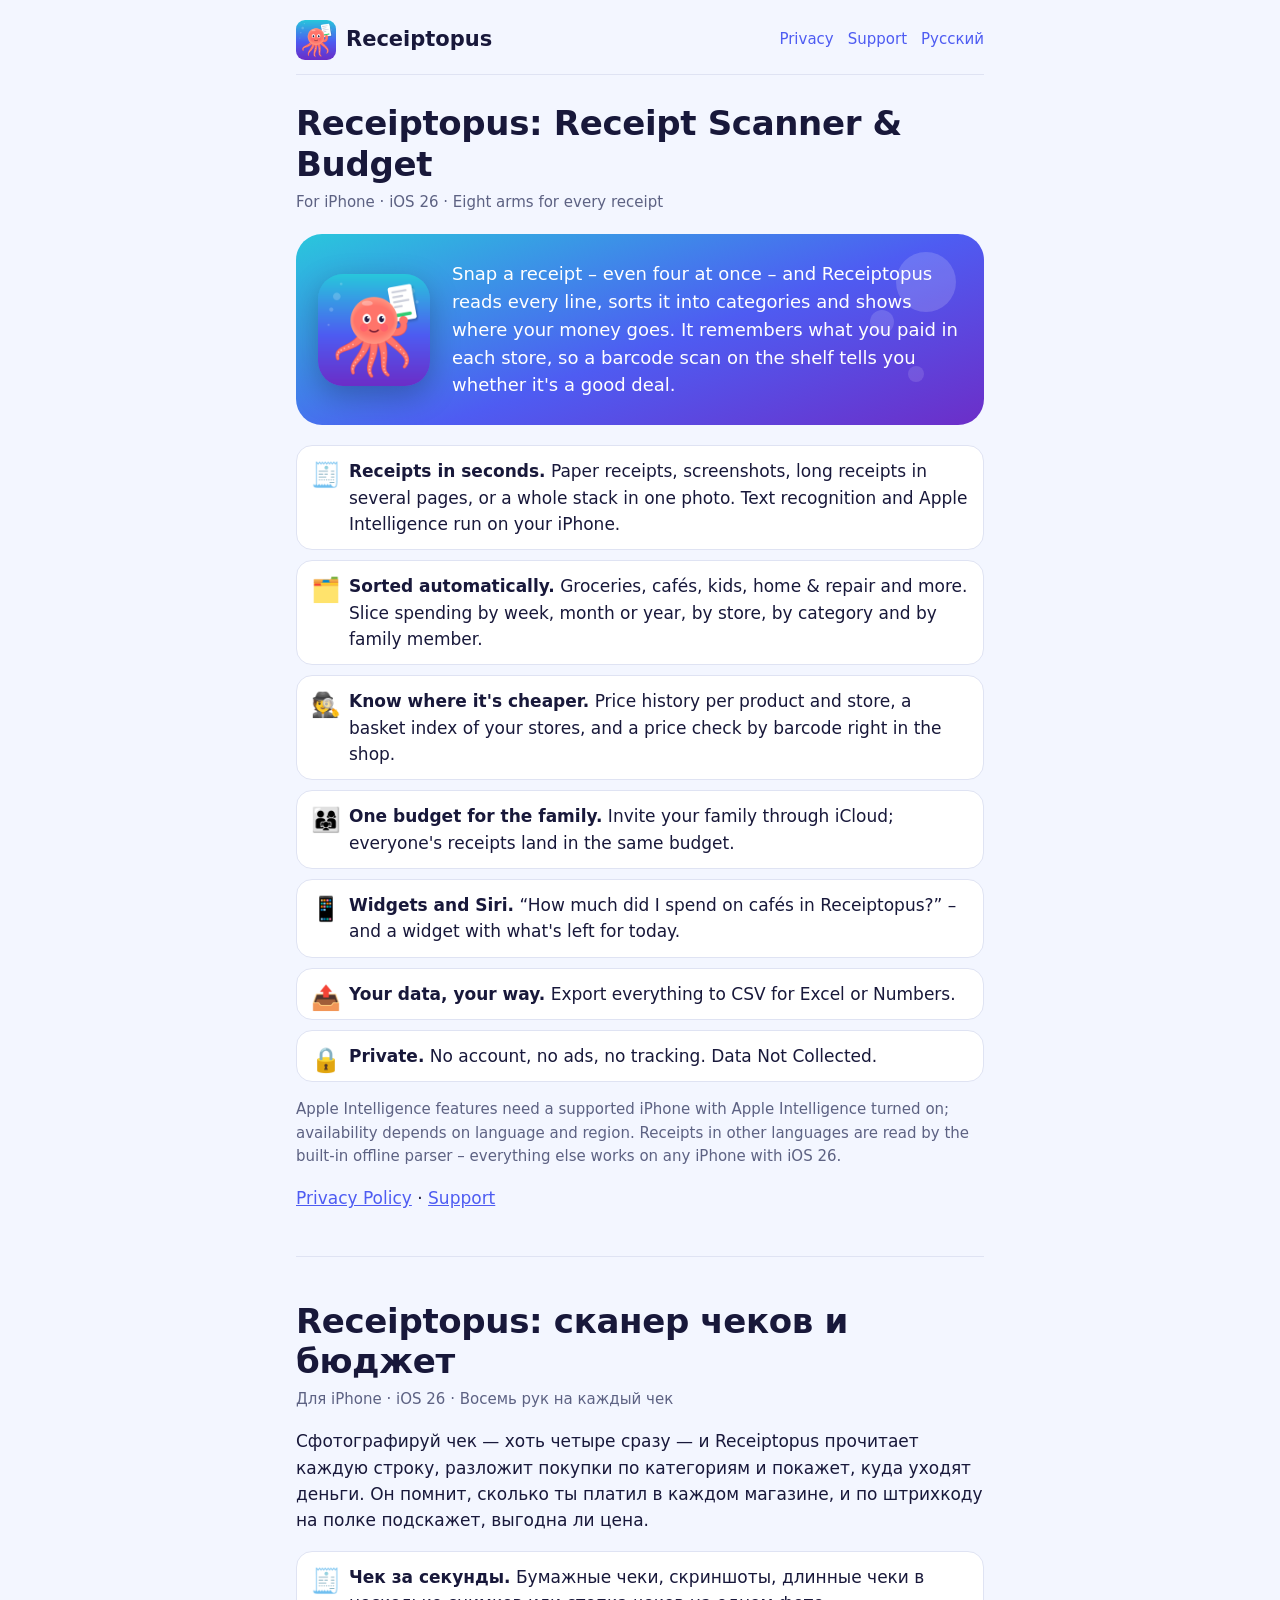
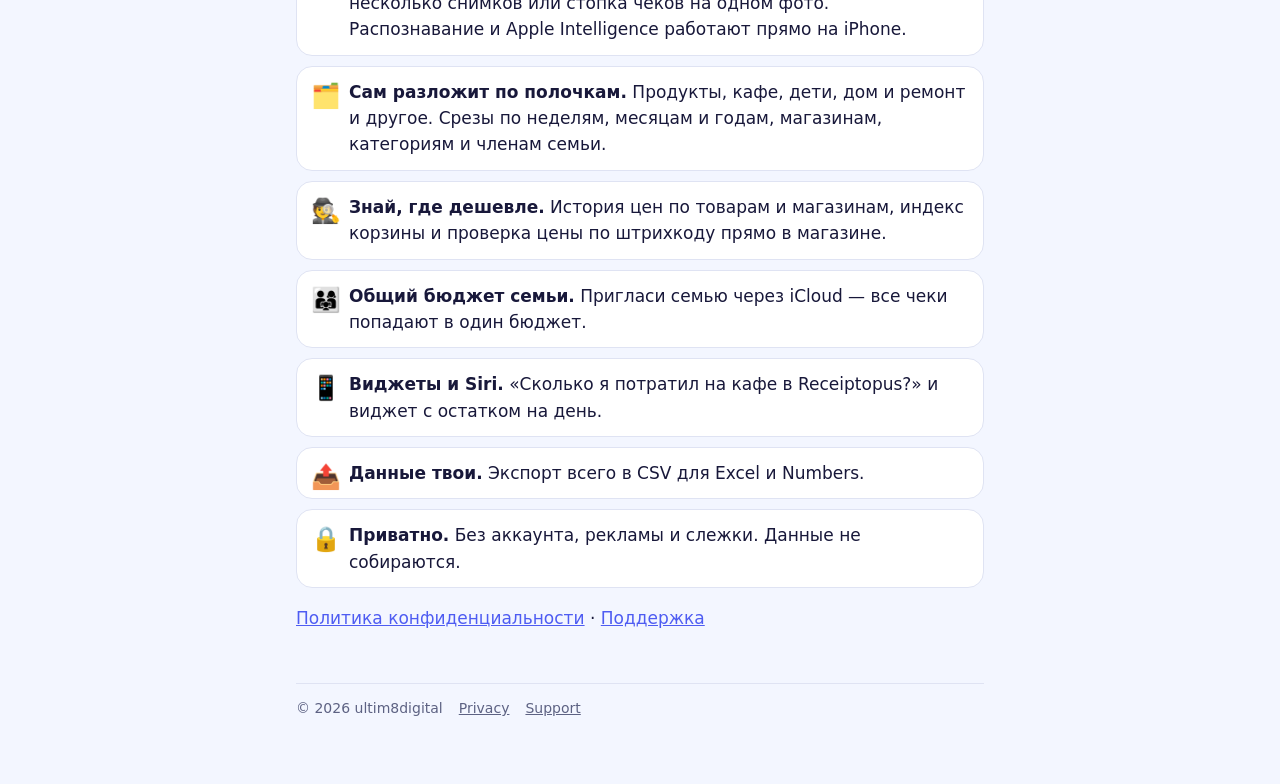
<file: index.html>
<!doctype html>
<!-- Receiptopus public site. Published as the GitHub repo ultim8digital/receiptopus with GitHub Pages (branch main, folder /),
     served at https://ultim8digital.github.io/receiptopus/. Source of truth: Receiptopus/site in the app project. -->
<html lang="en">
<head>
<meta charset="utf-8">
<meta name="viewport" content="width=device-width, initial-scale=1">
<title>Receiptopus: Receipt Scanner &amp; Budget</title>
<meta name="description" content="Snap a receipt and Receiptopus sorts every item into categories, compares prices between stores and keeps the family budget in sync – privately, on your iPhone.">
<link rel="icon" type="image/png" href="icon.png">
<link rel="apple-touch-icon" href="apple-touch-icon.png">
<link rel="stylesheet" href="style.css">
</head>
<body>
<div class="page">
<header class="site-header">
  <a class="brand" href="./"><img src="icon.png" alt="" width="40" height="40">Receiptopus</a>
  <nav aria-label="Pages">
    <a href="privacy.html">Privacy</a>
    <a href="support.html">Support</a>
    <a href="#ru">Русский</a>
  </nav>
</header>

<main>
<h1>Receiptopus: Receipt Scanner &amp; Budget</h1>
<p class="meta">For iPhone · iOS 26 · Eight arms for every receipt</p>

<div class="ocean">
  <img src="icon.png" alt="Receiptopus app icon">
  <p>Snap a receipt – even four at once – and Receiptopus reads every line, sorts it into categories and shows where your
  money goes. It remembers what you paid in each store, so a barcode scan on the shelf tells you whether it's a good deal.</p>
</div>

<ul class="features">
  <li><span class="e">🧾</span><b>Receipts in seconds.</b> Paper receipts, screenshots, long receipts in several pages, or
  a whole stack in one photo. Text recognition and Apple Intelligence run on your iPhone.</li>
  <li><span class="e">🗂️</span><b>Sorted automatically.</b> Groceries, cafés, kids, home &amp; repair and more. Slice spending
  by week, month or year, by store, by category and by family member.</li>
  <li><span class="e">🕵️</span><b>Know where it's cheaper.</b> Price history per product and store, a basket index of your
  stores, and a price check by barcode right in the shop.</li>
  <li><span class="e">👨‍👩‍👧</span><b>One budget for the family.</b> Invite your family through iCloud; everyone's receipts land
  in the same budget.</li>
  <li><span class="e">📱</span><b>Widgets and Siri.</b> “How much did I spend on cafés in Receiptopus?” – and a widget with
  what's left for today.</li>
  <li><span class="e">📤</span><b>Your data, your way.</b> Export everything to CSV for Excel or Numbers.</li>
  <li><span class="e">🔒</span><b>Private.</b> No account, no ads, no tracking. Data Not Collected.</li>
</ul>

<p class="small">Apple Intelligence features need a supported iPhone with Apple Intelligence turned on; availability depends
on language and region. Receipts in other languages are read by the built-in offline parser – everything else works on any
iPhone with iOS 26.</p>

<p><a href="privacy.html">Privacy Policy</a> · <a href="support.html">Support</a></p>

<hr>

<section id="ru" lang="ru">
<h1>Receiptopus: сканер чеков и бюджет</h1>
<p class="meta">Для iPhone · iOS 26 · Восемь рук на каждый чек</p>
<p>Сфотографируй чек — хоть четыре сразу — и Receiptopus прочитает каждую строку, разложит покупки по категориям и покажет,
куда уходят деньги. Он помнит, сколько ты платил в каждом магазине, и по штрихкоду на полке подскажет, выгодна ли цена.</p>
<ul class="features">
  <li><span class="e">🧾</span><b>Чек за секунды.</b> Бумажные чеки, скриншоты, длинные чеки в несколько снимков или стопка
  чеков на одном фото. Распознавание и Apple Intelligence работают прямо на iPhone.</li>
  <li><span class="e">🗂️</span><b>Сам разложит по полочкам.</b> Продукты, кафе, дети, дом и ремонт и другое. Срезы по неделям,
  месяцам и годам, магазинам, категориям и членам семьи.</li>
  <li><span class="e">🕵️</span><b>Знай, где дешевле.</b> История цен по товарам и магазинам, индекс корзины и проверка цены по
  штрихкоду прямо в магазине.</li>
  <li><span class="e">👨‍👩‍👧</span><b>Общий бюджет семьи.</b> Пригласи семью через iCloud — все чеки попадают в один бюджет.</li>
  <li><span class="e">📱</span><b>Виджеты и Siri.</b> «Сколько я потратил на кафе в Receiptopus?» и виджет с остатком на день.</li>
  <li><span class="e">📤</span><b>Данные твои.</b> Экспорт всего в CSV для Excel и Numbers.</li>
  <li><span class="e">🔒</span><b>Приватно.</b> Без аккаунта, рекламы и слежки. Данные не собираются.</li>
</ul>
<p><a href="privacy.html#ru">Политика конфиденциальности</a> · <a href="support.html#ru">Поддержка</a></p>
</section>
</main>

<footer class="site-footer">
  <span>© 2026 ultim8digital</span>
  <a href="privacy.html">Privacy</a>
  <a href="support.html">Support</a>
</footer>
</div>
</body>
</html>
</file>
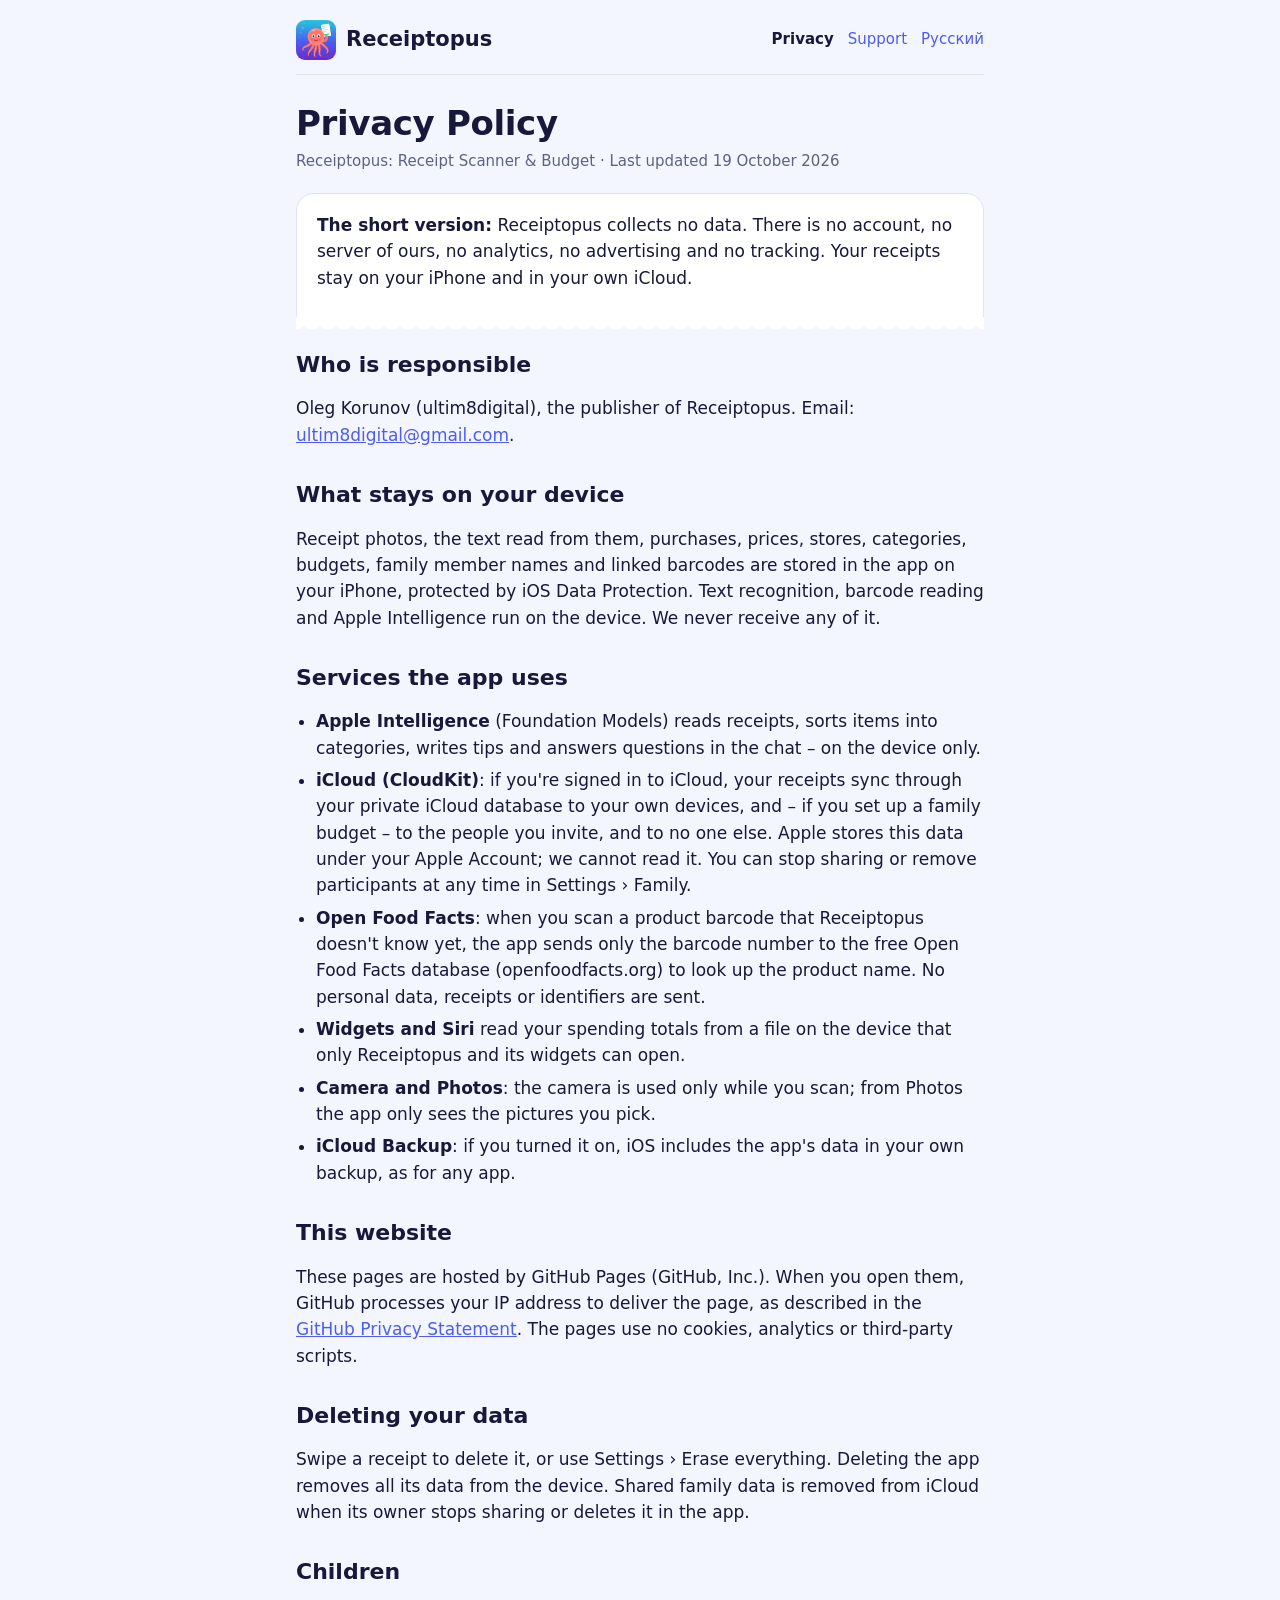
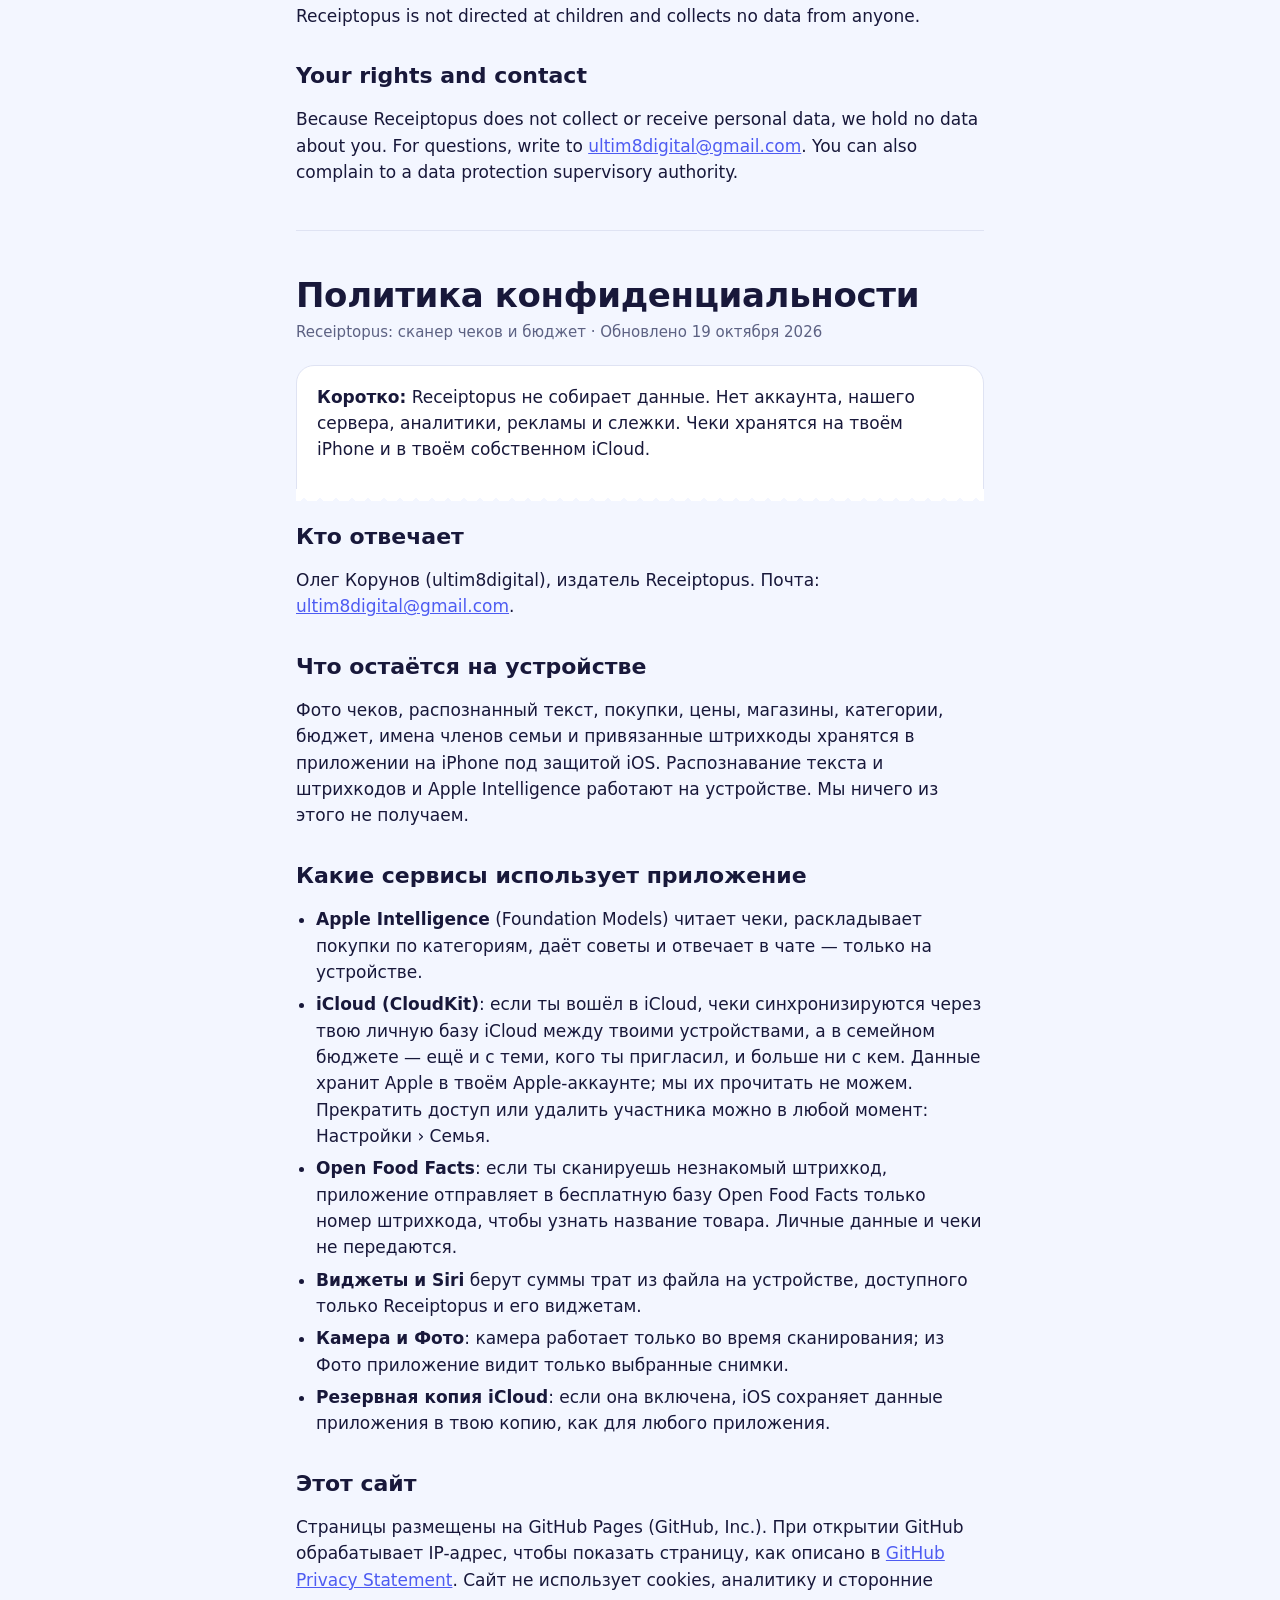
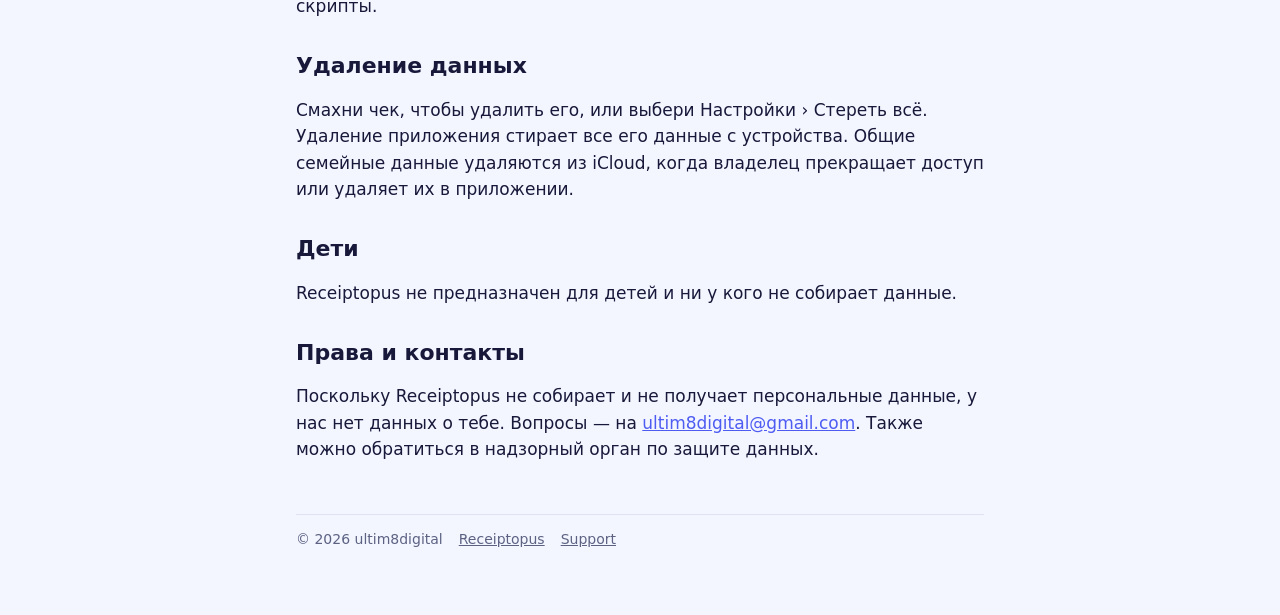
<file: privacy.html>
<!doctype html>
<!-- Receiptopus privacy policy. Served at https://ultim8digital.github.io/receiptopus/privacy.html; this URL goes into
     App Store Connect as the Privacy Policy URL and is linked from the app's Settings. -->
<html lang="en">
<head>
<meta charset="utf-8">
<meta name="viewport" content="width=device-width, initial-scale=1">
<title>Receiptopus – Privacy Policy / Политика конфиденциальности</title>
<meta name="description" content="Receiptopus collects no data. Receipts stay on your device and in your own iCloud.">
<link rel="icon" type="image/png" href="icon.png">
<link rel="apple-touch-icon" href="apple-touch-icon.png">
<link rel="stylesheet" href="style.css">
</head>
<body>
<div class="page">
<header class="site-header">
  <a class="brand" href="./"><img src="icon.png" alt="" width="40" height="40">Receiptopus</a>
  <nav aria-label="Pages">
    <a href="privacy.html" aria-current="page">Privacy</a>
    <a href="support.html">Support</a>
    <a href="#ru">Русский</a>
  </nav>
</header>

<main>
<h1>Privacy Policy</h1>
<p class="meta">Receiptopus: Receipt Scanner &amp; Budget · Last updated 19 October 2026</p>

<div class="receipt">
  <p><b>The short version:</b> Receiptopus collects no data. There is no account, no server of ours, no analytics, no
  advertising and no tracking. Your receipts stay on your iPhone and in your own iCloud.</p>
</div>

<h2>Who is responsible</h2>
<p>Oleg Korunov (ultim8digital), the publisher of Receiptopus. Email:
<a href="mailto:ultim8digital@gmail.com">ultim8digital@gmail.com</a>.</p>

<h2>What stays on your device</h2>
<p>Receipt photos, the text read from them, purchases, prices, stores, categories, budgets, family member names and
linked barcodes are stored in the app on your iPhone, protected by iOS Data Protection. Text recognition, barcode
reading and Apple Intelligence run on the device. We never receive any of it.</p>

<h2>Services the app uses</h2>
<ul class="plain">
  <li><b>Apple Intelligence</b> (Foundation Models) reads receipts, sorts items into categories, writes tips and answers
  questions in the chat – on the device only.</li>
  <li><b>iCloud (CloudKit)</b>: if you're signed in to iCloud, your receipts sync through your private iCloud database to
  your own devices, and – if you set up a family budget – to the people you invite, and to no one else. Apple stores this
  data under your Apple Account; we cannot read it. You can stop sharing or remove participants at any time in
  Settings › Family.</li>
  <li><b>Open Food Facts</b>: when you scan a product barcode that Receiptopus doesn't know yet, the app sends only the
  barcode number to the free Open Food Facts database (openfoodfacts.org) to look up the product name. No personal
  data, receipts or identifiers are sent.</li>
  <li><b>Widgets and Siri</b> read your spending totals from a file on the device that only Receiptopus and its widgets can
  open.</li>
  <li><b>Camera and Photos</b>: the camera is used only while you scan; from Photos the app only sees the pictures you pick.</li>
  <li><b>iCloud Backup</b>: if you turned it on, iOS includes the app's data in your own backup, as for any app.</li>
</ul>

<h2>This website</h2>
<p>These pages are hosted by GitHub Pages (GitHub, Inc.). When you open them, GitHub processes your IP address to deliver
the page, as described in the
<a href="https://docs.github.com/en/site-policy/privacy-policies/github-general-privacy-statement">GitHub Privacy
Statement</a>. The pages use no cookies, analytics or third-party scripts.</p>

<h2>Deleting your data</h2>
<p>Swipe a receipt to delete it, or use Settings › Erase everything. Deleting the app removes all its data from the device.
Shared family data is removed from iCloud when its owner stops sharing or deletes it in the app.</p>

<h2>Children</h2>
<p>Receiptopus is not directed at children and collects no data from anyone.</p>

<h2>Your rights and contact</h2>
<p>Because Receiptopus does not collect or receive personal data, we hold no data about you. For questions, write to
<a href="mailto:ultim8digital@gmail.com">ultim8digital@gmail.com</a>. You can also complain to a data protection
supervisory authority.</p>

<hr>

<section id="ru" lang="ru">
<h1>Политика конфиденциальности</h1>
<p class="meta">Receiptopus: сканер чеков и бюджет · Обновлено 19 октября 2026</p>
<div class="receipt">
  <p><b>Коротко:</b> Receiptopus не собирает данные. Нет аккаунта, нашего сервера, аналитики, рекламы и слежки. Чеки хранятся
  на твоём iPhone и в твоём собственном iCloud.</p>
</div>
<h2>Кто отвечает</h2>
<p>Олег Корунов (ultim8digital), издатель Receiptopus. Почта:
<a href="mailto:ultim8digital@gmail.com">ultim8digital@gmail.com</a>.</p>
<h2>Что остаётся на устройстве</h2>
<p>Фото чеков, распознанный текст, покупки, цены, магазины, категории, бюджет, имена членов семьи и привязанные штрихкоды
хранятся в приложении на iPhone под защитой iOS. Распознавание текста и штрихкодов и Apple Intelligence работают на
устройстве. Мы ничего из этого не получаем.</p>
<h2>Какие сервисы использует приложение</h2>
<ul class="plain">
  <li><b>Apple Intelligence</b> (Foundation Models) читает чеки, раскладывает покупки по категориям, даёт советы и отвечает
  в чате — только на устройстве.</li>
  <li><b>iCloud (CloudKit)</b>: если ты вошёл в iCloud, чеки синхронизируются через твою личную базу iCloud между твоими
  устройствами, а в семейном бюджете — ещё и с теми, кого ты пригласил, и больше ни с кем. Данные хранит Apple в твоём
  Apple-аккаунте; мы их прочитать не можем. Прекратить доступ или удалить участника можно в любой момент: Настройки › Семья.</li>
  <li><b>Open Food Facts</b>: если ты сканируешь незнакомый штрихкод, приложение отправляет в бесплатную базу Open Food Facts
  только номер штрихкода, чтобы узнать название товара. Личные данные и чеки не передаются.</li>
  <li><b>Виджеты и Siri</b> берут суммы трат из файла на устройстве, доступного только Receiptopus и его виджетам.</li>
  <li><b>Камера и Фото</b>: камера работает только во время сканирования; из Фото приложение видит только выбранные снимки.</li>
  <li><b>Резервная копия iCloud</b>: если она включена, iOS сохраняет данные приложения в твою копию, как для любого приложения.</li>
</ul>
<h2>Этот сайт</h2>
<p>Страницы размещены на GitHub Pages (GitHub, Inc.). При открытии GitHub обрабатывает IP-адрес, чтобы показать страницу,
как описано в <a href="https://docs.github.com/en/site-policy/privacy-policies/github-general-privacy-statement">GitHub
Privacy Statement</a>. Сайт не использует cookies, аналитику и сторонние скрипты.</p>
<h2>Удаление данных</h2>
<p>Смахни чек, чтобы удалить его, или выбери Настройки › Стереть всё. Удаление приложения стирает все его данные с
устройства. Общие семейные данные удаляются из iCloud, когда владелец прекращает доступ или удаляет их в приложении.</p>
<h2>Дети</h2>
<p>Receiptopus не предназначен для детей и ни у кого не собирает данные.</p>
<h2>Права и контакты</h2>
<p>Поскольку Receiptopus не собирает и не получает персональные данные, у нас нет данных о тебе. Вопросы — на
<a href="mailto:ultim8digital@gmail.com">ultim8digital@gmail.com</a>. Также можно обратиться в надзорный орган по защите
данных.</p>
</section>
</main>

<footer class="site-footer">
  <span>© 2026 ultim8digital</span>
  <a href="./">Receiptopus</a>
  <a href="support.html">Support</a>
</footer>
</div>
</body>
</html>
</file>
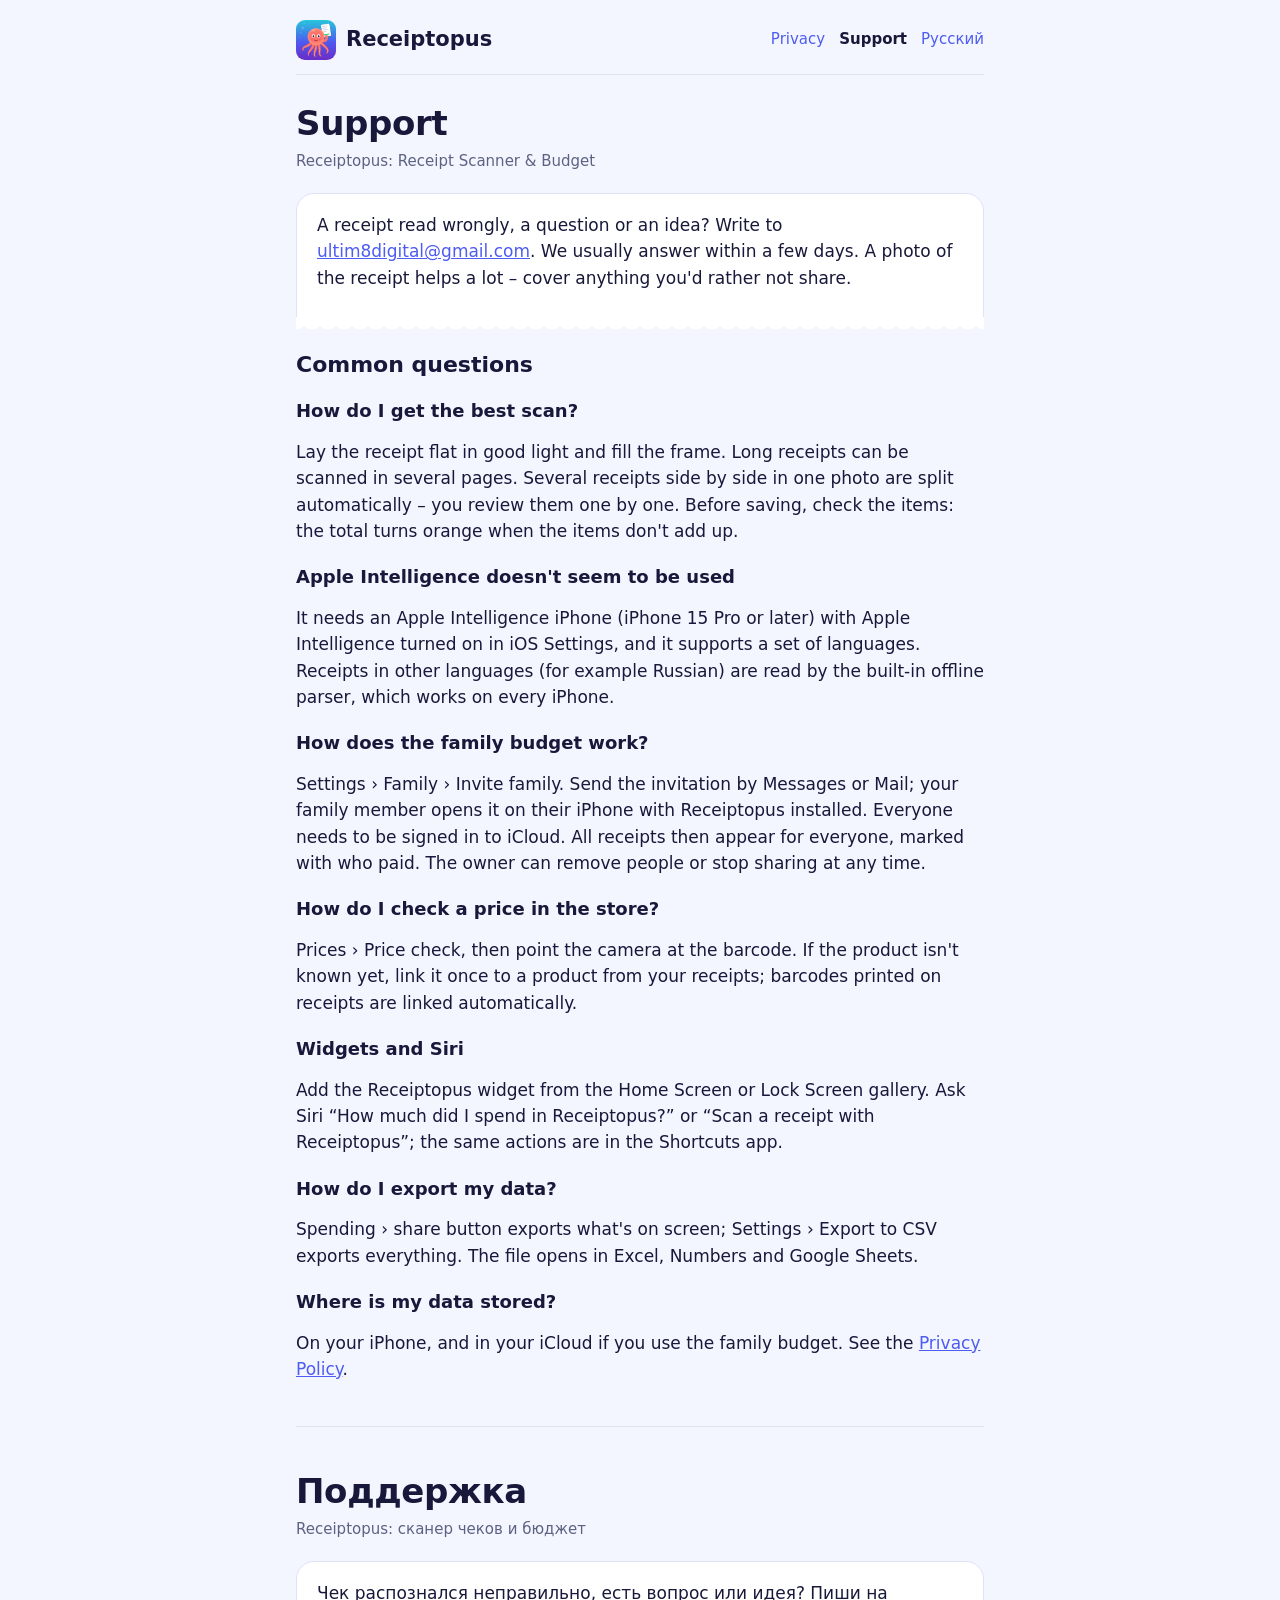
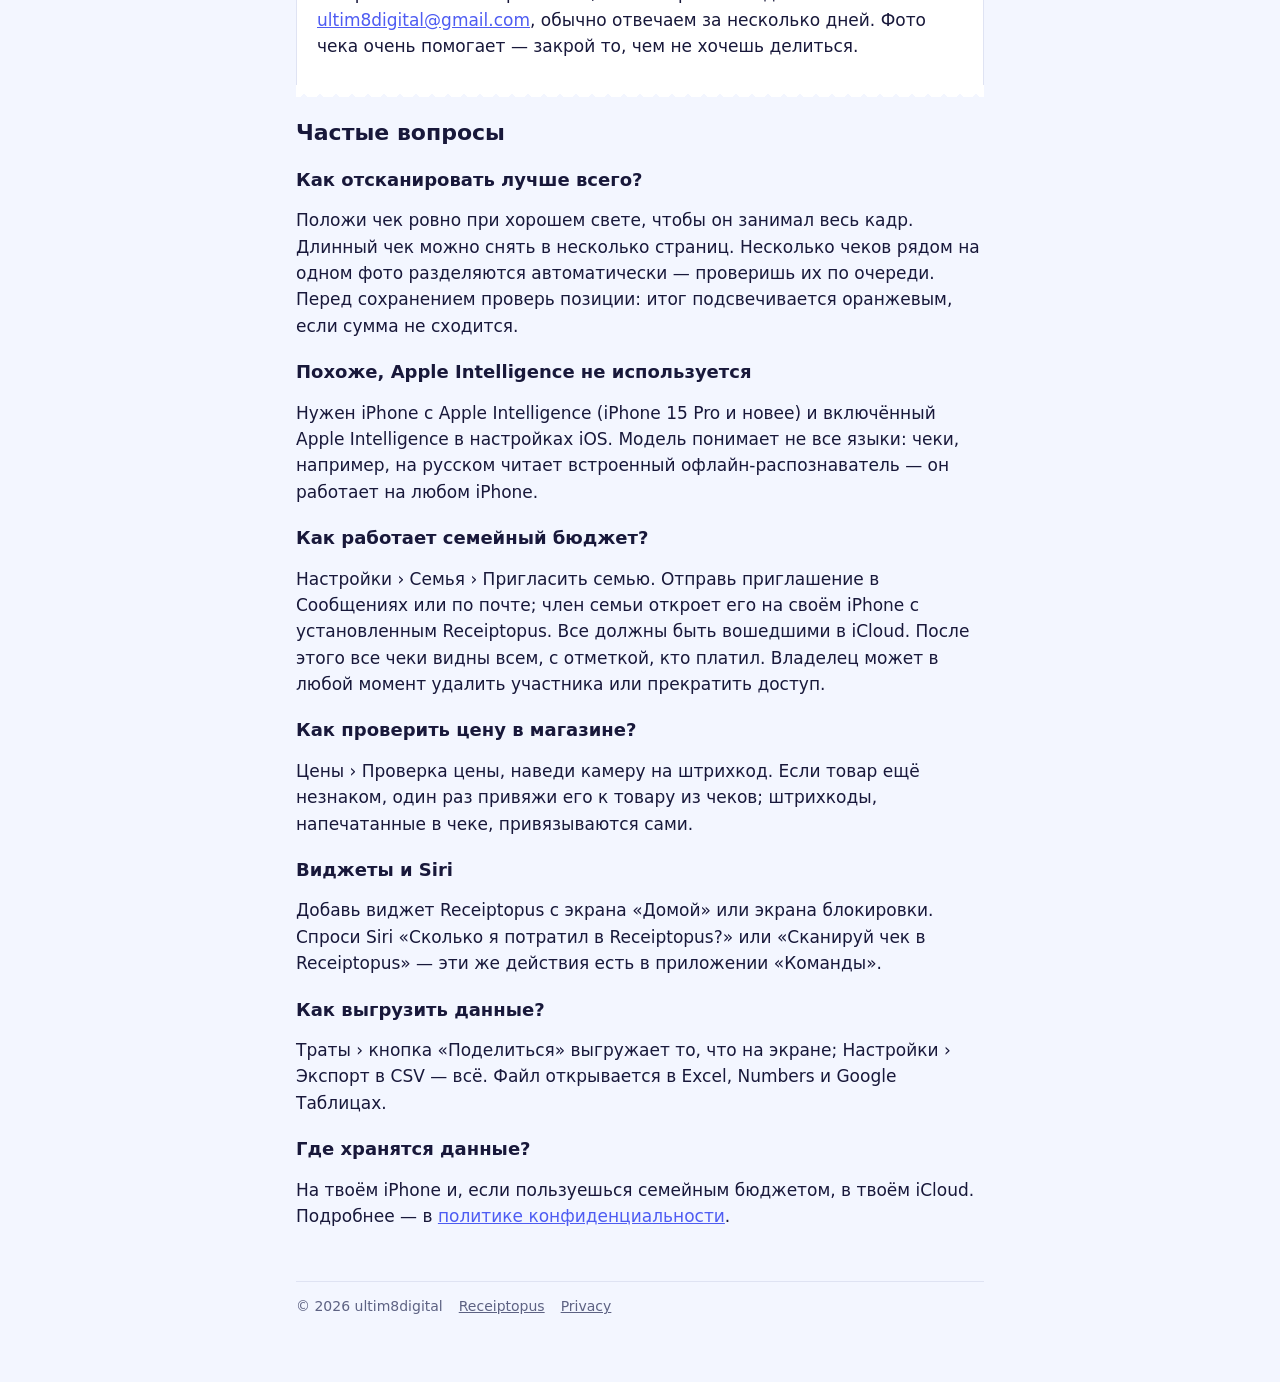
<file: support.html>
<!doctype html>
<!-- Receiptopus support page. Served at https://ultim8digital.github.io/receiptopus/support.html (App Store Support URL). -->
<html lang="en">
<head>
<meta charset="utf-8">
<meta name="viewport" content="width=device-width, initial-scale=1">
<title>Receiptopus – Support / Поддержка</title>
<meta name="description" content="Help with Receiptopus: scanning receipts, family budget, widgets, Siri and export.">
<link rel="icon" type="image/png" href="icon.png">
<link rel="apple-touch-icon" href="apple-touch-icon.png">
<link rel="stylesheet" href="style.css">
</head>
<body>
<div class="page">
<header class="site-header">
  <a class="brand" href="./"><img src="icon.png" alt="" width="40" height="40">Receiptopus</a>
  <nav aria-label="Pages">
    <a href="privacy.html">Privacy</a>
    <a href="support.html" aria-current="page">Support</a>
    <a href="#ru">Русский</a>
  </nav>
</header>

<main>
<h1>Support</h1>
<p class="meta">Receiptopus: Receipt Scanner &amp; Budget</p>

<div class="receipt">
  <p>A receipt read wrongly, a question or an idea? Write to
  <a href="mailto:ultim8digital@gmail.com?subject=Receiptopus">ultim8digital@gmail.com</a>. We usually answer within a few days.
  A photo of the receipt helps a lot – cover anything you'd rather not share.</p>
</div>

<h2>Common questions</h2>
<h3>How do I get the best scan?</h3>
<p>Lay the receipt flat in good light and fill the frame. Long receipts can be scanned in several pages. Several receipts
side by side in one photo are split automatically – you review them one by one. Before saving, check the items: the total
turns orange when the items don't add up.</p>
<h3>Apple Intelligence doesn't seem to be used</h3>
<p>It needs an Apple Intelligence iPhone (iPhone 15 Pro or later) with Apple Intelligence turned on in iOS Settings, and it
supports a set of languages. Receipts in other languages (for example Russian) are read by the built-in offline parser,
which works on every iPhone.</p>
<h3>How does the family budget work?</h3>
<p>Settings › Family › Invite family. Send the invitation by Messages or Mail; your family member opens it on their iPhone
with Receiptopus installed. Everyone needs to be signed in to iCloud. All receipts then appear for everyone, marked with who
paid. The owner can remove people or stop sharing at any time.</p>
<h3>How do I check a price in the store?</h3>
<p>Prices › Price check, then point the camera at the barcode. If the product isn't known yet, link it once to a product
from your receipts; barcodes printed on receipts are linked automatically.</p>
<h3>Widgets and Siri</h3>
<p>Add the Receiptopus widget from the Home Screen or Lock Screen gallery. Ask Siri “How much did I spend in Receiptopus?”
or “Scan a receipt with Receiptopus”; the same actions are in the Shortcuts app.</p>
<h3>How do I export my data?</h3>
<p>Spending › share button exports what's on screen; Settings › Export to CSV exports everything. The file opens in Excel,
Numbers and Google Sheets.</p>
<h3>Where is my data stored?</h3>
<p>On your iPhone, and in your iCloud if you use the family budget. See the <a href="privacy.html">Privacy Policy</a>.</p>

<hr>

<section id="ru" lang="ru">
<h1>Поддержка</h1>
<p class="meta">Receiptopus: сканер чеков и бюджет</p>
<div class="receipt">
  <p>Чек распознался неправильно, есть вопрос или идея? Пиши на
  <a href="mailto:ultim8digital@gmail.com?subject=Receiptopus">ultim8digital@gmail.com</a>, обычно отвечаем за несколько дней.
  Фото чека очень помогает — закрой то, чем не хочешь делиться.</p>
</div>
<h2>Частые вопросы</h2>
<h3>Как отсканировать лучше всего?</h3>
<p>Положи чек ровно при хорошем свете, чтобы он занимал весь кадр. Длинный чек можно снять в несколько страниц. Несколько
чеков рядом на одном фото разделяются автоматически — проверишь их по очереди. Перед сохранением проверь позиции: итог
подсвечивается оранжевым, если сумма не сходится.</p>
<h3>Похоже, Apple Intelligence не используется</h3>
<p>Нужен iPhone с Apple Intelligence (iPhone 15 Pro и новее) и включённый Apple Intelligence в настройках iOS. Модель понимает
не все языки: чеки, например, на русском читает встроенный офлайн-распознаватель — он работает на любом iPhone.</p>
<h3>Как работает семейный бюджет?</h3>
<p>Настройки › Семья › Пригласить семью. Отправь приглашение в Сообщениях или по почте; член семьи откроет его на своём iPhone
с установленным Receiptopus. Все должны быть вошедшими в iCloud. После этого все чеки видны всем, с отметкой, кто платил.
Владелец может в любой момент удалить участника или прекратить доступ.</p>
<h3>Как проверить цену в магазине?</h3>
<p>Цены › Проверка цены, наведи камеру на штрихкод. Если товар ещё незнаком, один раз привяжи его к товару из чеков;
штрихкоды, напечатанные в чеке, привязываются сами.</p>
<h3>Виджеты и Siri</h3>
<p>Добавь виджет Receiptopus с экрана «Домой» или экрана блокировки. Спроси Siri «Сколько я потратил в Receiptopus?» или
«Сканируй чек в Receiptopus» — эти же действия есть в приложении «Команды».</p>
<h3>Как выгрузить данные?</h3>
<p>Траты › кнопка «Поделиться» выгружает то, что на экране; Настройки › Экспорт в CSV — всё. Файл открывается в Excel, Numbers
и Google Таблицах.</p>
<h3>Где хранятся данные?</h3>
<p>На твоём iPhone и, если пользуешься семейным бюджетом, в твоём iCloud. Подробнее — в
<a href="privacy.html#ru">политике конфиденциальности</a>.</p>
</section>
</main>

<footer class="site-footer">
  <span>© 2026 ultim8digital</span>
  <a href="./">Receiptopus</a>
  <a href="privacy.html">Privacy</a>
</footer>
</div>
</body>
</html>
</file>
<file: style.css>
/* Receiptopus public pages: the app's ocean look (deep-sea gradient, coral octopus, receipt-paper cards). */
:root {
  --sea-1: #29c7dc;
  --sea-2: #4e5cf2;
  --sea-3: #6c2ec8;
  --bg: #f3f6ff;
  --card: #ffffff;
  --ink: #18183a;
  --ink-2: #5d6283;
  --rule: #dfe3f3;
  --coral: #ff746a;
  --coral-ink: #c43c4a;
  --link: #4e5cf2;
  color-scheme: light dark;
}
@media (prefers-color-scheme: dark) {
  :root {
    --bg: #0e1024;
    --card: #181b36;
    --ink: #eef0ff;
    --ink-2: #a7abcc;
    --rule: #2a2e52;
    --coral: #ff8a7f;
    --coral-ink: #ff9d93;
    --link: #9aa6ff;
  }
}
* { box-sizing: border-box; }
html { -webkit-text-size-adjust: 100%; }
body {
  margin: 0; background: var(--bg); color: var(--ink);
  font: 17px/1.55 -apple-system, BlinkMacSystemFont, "Segoe UI", system-ui, sans-serif;
}
.page { max-width: 720px; margin: 0 auto; padding: 20px 16px 64px; }
a { color: var(--link); }
h1, h2, h3, .brand { font-family: ui-rounded, "SF Pro Rounded", -apple-system, system-ui, sans-serif; line-height: 1.2; }
h1 { font-size: 34px; margin: 28px 0 6px; letter-spacing: -0.01em; }
h2 { font-size: 22px; margin: 34px 0 8px; }
h3 { font-size: 18px; margin: 22px 0 4px; }
.meta { color: var(--ink-2); font-size: 15px; margin-top: 0; }
.small { color: var(--ink-2); font-size: 15px; }

.site-header { display: flex; flex-wrap: wrap; align-items: center; gap: 10px 16px; padding-bottom: 14px; border-bottom: 1px solid var(--rule); }
.site-header .brand { display: flex; align-items: center; gap: 10px; color: var(--ink); text-decoration: none; font-size: 21px; font-weight: 800; }
.site-header .brand img { width: 40px; height: 40px; border-radius: 9px; }
.site-header nav { display: flex; flex-wrap: wrap; gap: 4px 14px; margin-left: auto; font-size: 15px; }
.site-header nav a { text-decoration: none; }
.site-header nav a[aria-current="page"] { color: var(--ink); font-weight: 600; }

/* Hero: the ocean */
.ocean {
  position: relative; overflow: hidden; color: #fff; border-radius: 26px; padding: 26px 22px; margin: 20px 0;
  background: linear-gradient(160deg, var(--sea-1), var(--sea-2) 55%, var(--sea-3));
  display: flex; flex-wrap: wrap; align-items: center; gap: 16px 22px;
}
.ocean::after { content: ""; position: absolute; width: 60px; height: 60px; border-radius: 50%; right: 28px; top: 18px;
  background: rgba(255,255,255,.16); box-shadow: -44px 40px 0 -18px rgba(255,255,255,.14), -10px 92px 0 -22px rgba(255,255,255,.12); }
.ocean img { width: 112px; height: 112px; border-radius: 25px; box-shadow: 0 10px 30px rgba(0,0,0,.25); flex: none; }
.ocean p { flex: 1 1 260px; margin: 0; font-size: 18px; }
.ocean a { color: #fff; }

/* Receipt-paper card with a zig-zag bottom edge */
.receipt {
  background: var(--card); border: 1px solid var(--rule); border-radius: 18px 18px 0 0; padding: 18px 20px 26px; margin: 20px 0 30px;
  position: relative;
}
.receipt::after {
  content: ""; position: absolute; left: -1px; right: -1px; bottom: -12px; height: 12px;
  background: linear-gradient(-45deg, transparent 8px, var(--card) 0) 0 0 / 16px 12px repeat-x,
              linear-gradient(45deg, transparent 8px, var(--card) 0) 0 0 / 16px 12px repeat-x;
}
.receipt > :first-child { margin-top: 0; }
.receipt > :last-child { margin-bottom: 0; }

.features { list-style: none; padding: 0; margin: 16px 0; display: grid; gap: 10px; }
.features li { background: var(--card); border: 1px solid var(--rule); border-radius: 16px; padding: 12px 14px 12px 52px; position: relative; }
.features li .e { position: absolute; left: 14px; top: 11px; font-size: 24px; }
.features b { font-family: ui-rounded, -apple-system, system-ui, sans-serif; }

ul.plain { padding-left: 20px; }
ul.plain li { margin: 6px 0; }
hr { border: 0; border-top: 1px solid var(--rule); margin: 44px 0; }
.pill { display: inline-block; background: var(--coral); color: #fff; border-radius: 99px; padding: 2px 10px; font-size: 13px; font-weight: 700; }

.site-footer { margin-top: 52px; padding-top: 14px; border-top: 1px solid var(--rule); color: var(--ink-2); font-size: 14px; display: flex; flex-wrap: wrap; gap: 6px 16px; }
.site-footer a { color: var(--ink-2); }
@media (max-width: 480px) { h1 { font-size: 29px; } .ocean img { width: 84px; height: 84px; border-radius: 19px; } }
</file>
